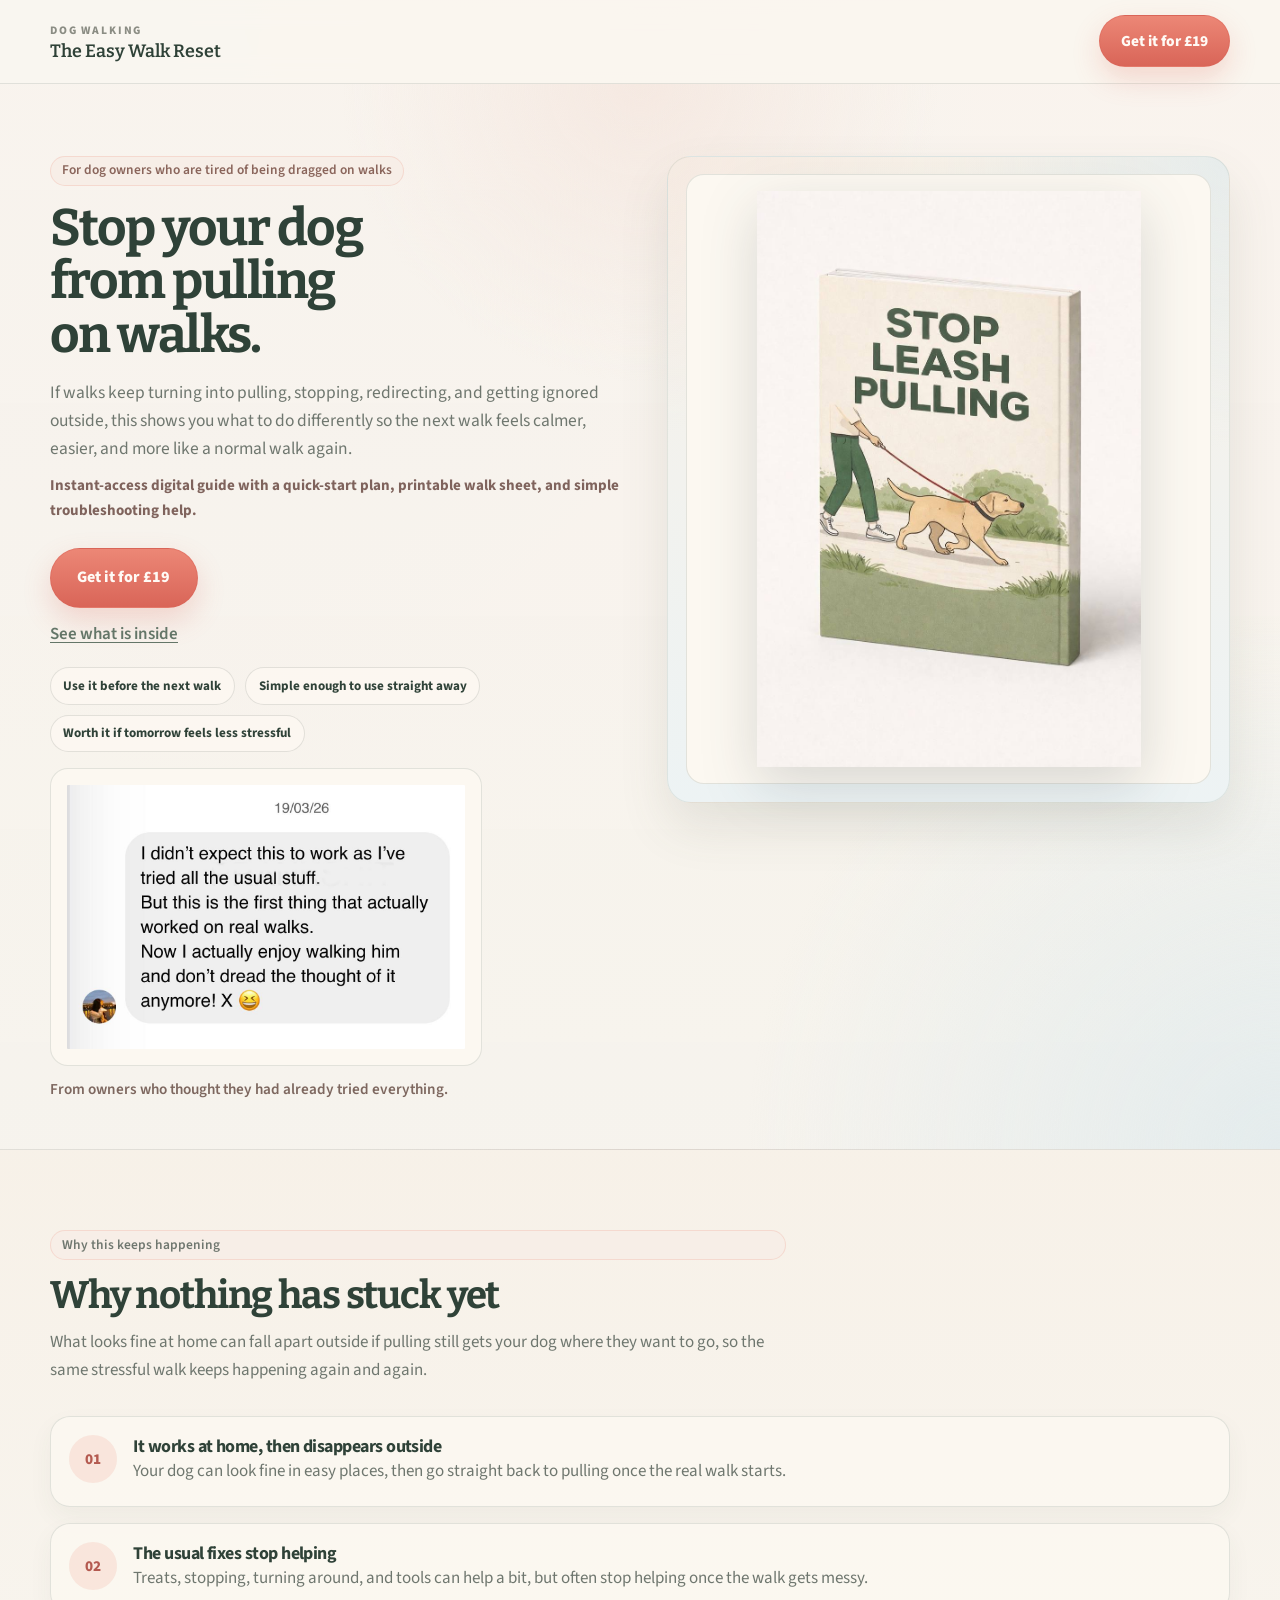
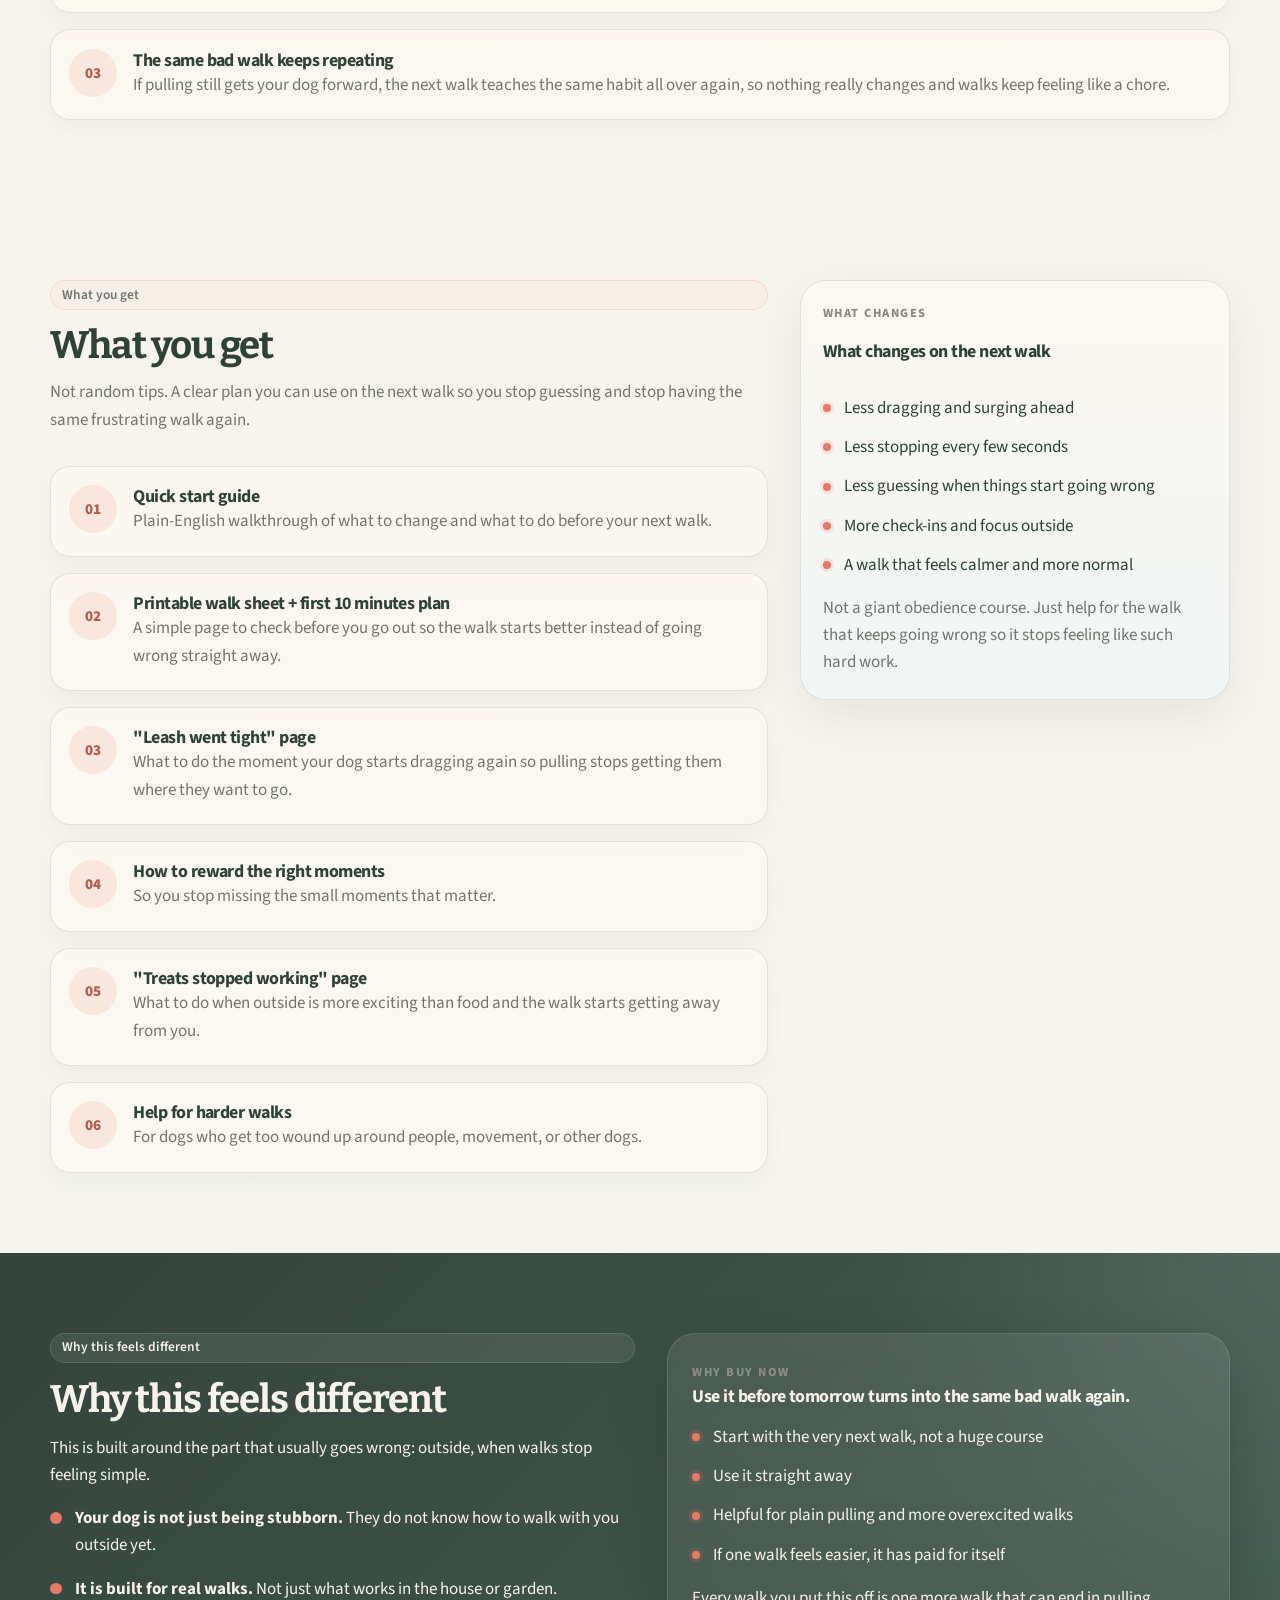
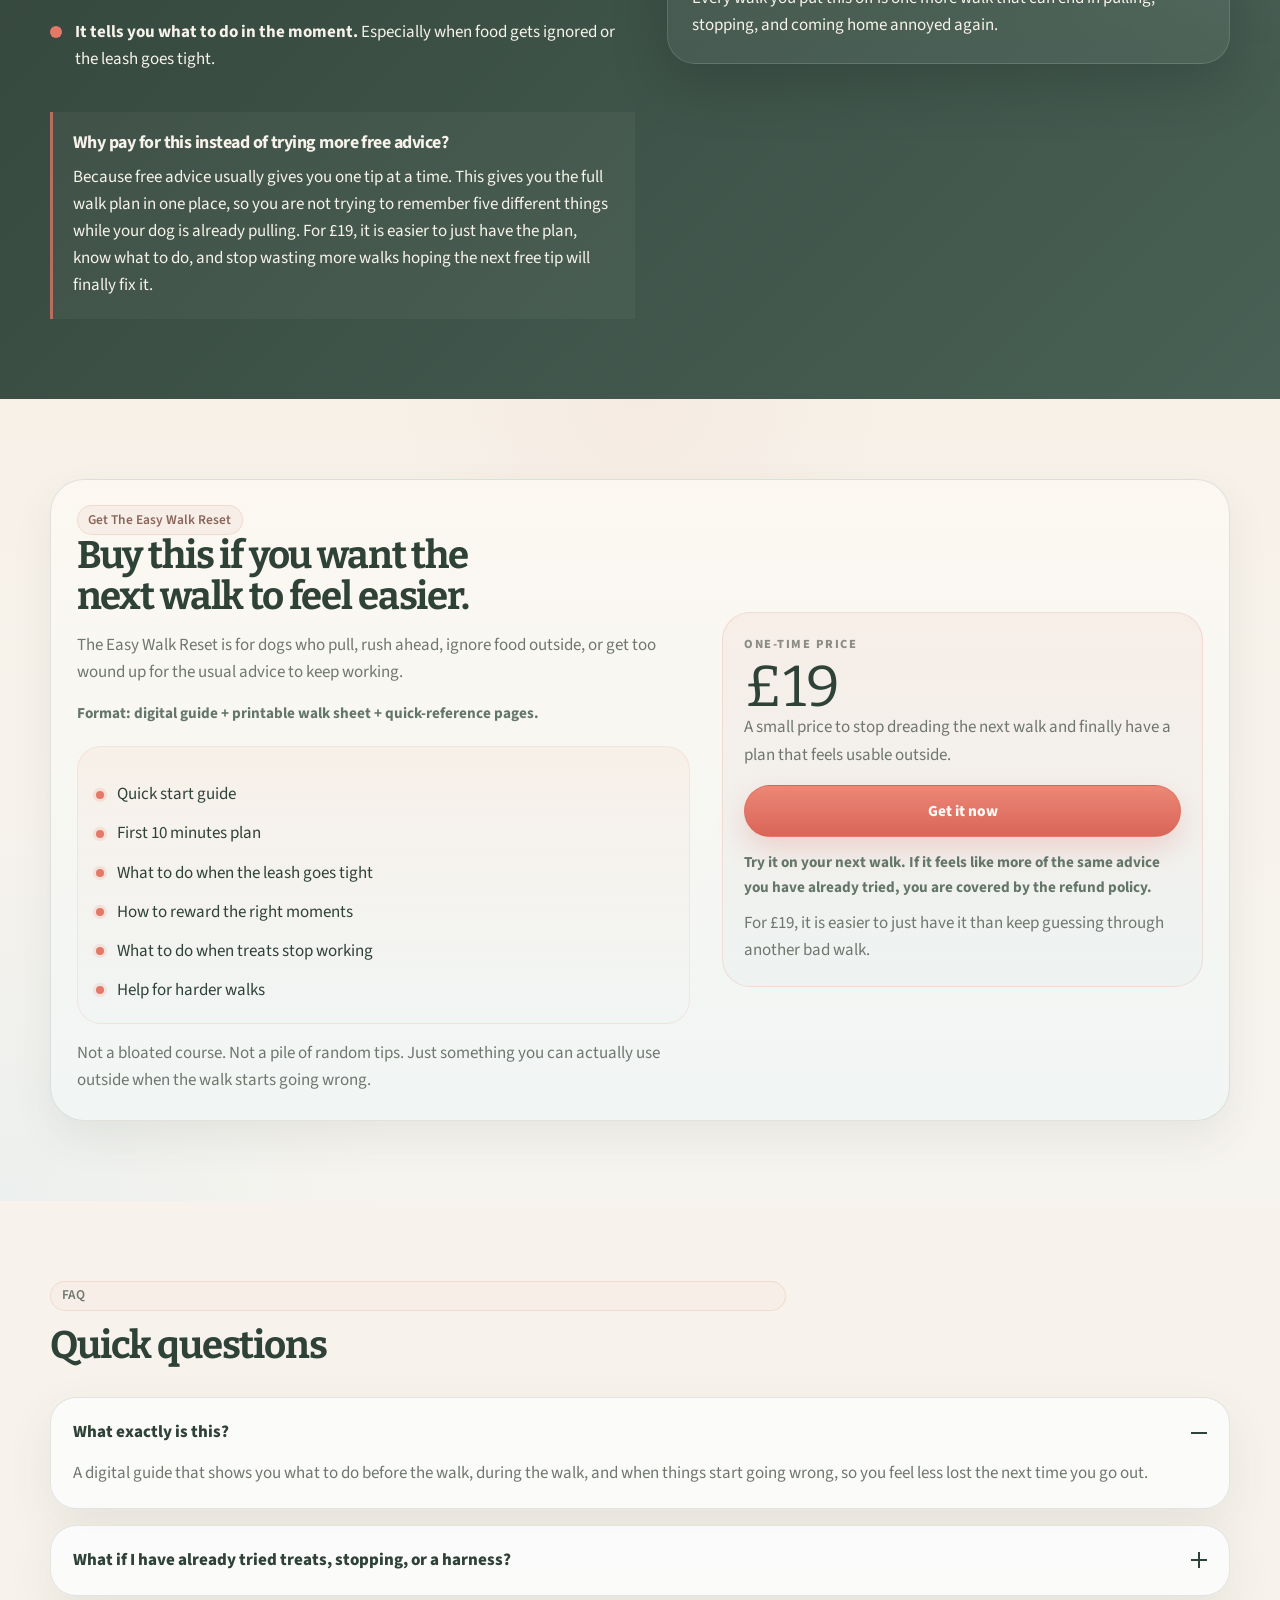
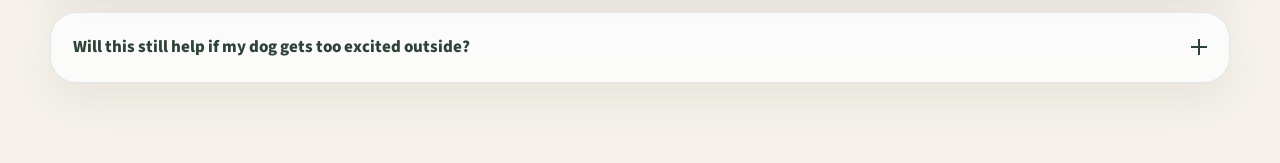
<file: index.html>
<!DOCTYPE html>
<html lang="en">
  <head>
    <meta charset="UTF-8" />
    <meta name="viewport" content="width=device-width, initial-scale=1.0" />
    <title>The Easy Walk Reset | Stop Dogs From Pulling on Walks</title>
    <meta
      name="description"
      content="A practical leash-pulling guide for dog owners who are tired of being dragged, ignored outside, and stuck with advice that falls apart on real walks."
    />
    <link rel="preconnect" href="https://fonts.googleapis.com" />
    <link rel="preconnect" href="https://fonts.gstatic.com" crossorigin />
    <link
      href="https://fonts.googleapis.com/css2?family=Bitter:wght@400;500;600;700&family=Source+Sans+3:wght@400;500;600;700&display=swap"
      rel="stylesheet"
    />
    <link rel="stylesheet" href="styles.css" />
    <!-- Meta Pixel Code -->
    <script>
      !function(f,b,e,v,n,t,s)
      {if(f.fbq)return;n=f.fbq=function(){n.callMethod?
      n.callMethod.apply(n,arguments):n.queue.push(arguments)};
      if(!f._fbq)f._fbq=n;n.push=n;n.loaded=!0;n.version='2.0';
      n.queue=[];t=b.createElement(e);t.async=!0;
      t.src=v;s=b.getElementsByTagName(e)[0];
      s.parentNode.insertBefore(t,s)}(window, document,'script',
      'https://connect.facebook.net/en_US/fbevents.js');
      fbq('init', '1686151149414910');
      fbq('track', 'PageView');
    </script>
    <!-- End Meta Pixel Code -->
  </head>
  <body>
    <noscript><img height="1" width="1" style="display:none"
      src="https://www.facebook.com/tr?id=1686151149414910&ev=PageView&noscript=1"
    /></noscript>
    <div class="site-shell">
      <header class="topbar">
        <div class="container topbar__inner">
          <a class="brand" href="#top">
            <span class="brand__kicker">Dog walking</span>
            <span class="brand__name">The Easy Walk Reset</span>
          </a>
          <a class="topbar__cta js-checkout-cta" href="https://buy.stripe.com/7sY14m3QDdwMauI59MbZe0z">Get it for &pound;19</a>
        </div>
      </header>

      <main id="top">
        <section class="hero">
          <div class="hero__backdrop" aria-hidden="true"></div>
          <div class="container hero__grid">
            <div class="hero__content">
              <div class="hero__intro-row">
                <p class="eyebrow">For dog owners who are tired of being dragged on walks</p>
              </div>
              <h1>Stop your dog from pulling on walks.</h1>
              <p class="hero__lede">
                If walks keep turning into pulling, stopping, redirecting, and getting ignored
                outside, this shows you what to do differently so the next walk feels calmer,
                easier, and more like a normal walk again.
              </p>
              <p class="hero__format-note">
                Instant-access digital guide with a quick-start plan, printable walk sheet, and
                simple troubleshooting help.
              </p>

              <div class="hero__actions">
                <a class="btn btn--primary btn--hero js-checkout-cta" href="https://buy.stripe.com/7sY14m3QDdwMauI59MbZe0z">Get it for &pound;19</a>
                <a class="hero__inline-link" href="#included">See what is inside</a>
              </div>

              <div class="trust-strip" aria-label="Quick reassurance points">
                <span>Use it before the next walk</span>
                <span>Simple enough to use straight away</span>
                <span>Worth it if tomorrow feels less stressful</span>
              </div>

              <div class="hero__testimonial">
                <img
                  class="hero__testimonial-image"
                  src="testimonial1.jpg"
                  alt="Customer message saying this was the first thing that worked on real walks."
                />
                <p class="hero__trust-line">
                  From owners who thought they had already tried everything.
                </p>
              </div>
            </div>

            <aside class="hero__visual" aria-label="Product preview">
              <div class="hero-panel">
                <div class="hero-panel__image hero-panel__image--placeholder">
                  <img
                    class="hero-product-image"
                    src="productimage.jpg"
                    alt="The Easy Walk Reset book cover"
                  />
                </div>
              </div>
            </aside>
          </div>
        </section>

        <section class="section section--warm problem">
          <div class="container">
            <div class="section-heading section-heading--left">
              <p class="eyebrow">Why this keeps happening</p>
              <h2>Why nothing has stuck yet</h2>
                <p>
                  What looks fine at home can fall apart outside if pulling still gets your dog where
                  they want to go, so the same stressful walk keeps happening again and again.
                </p>
            </div>

            <div class="plain-steps">
              <article class="plain-step">
                <span class="number-marker">01</span>
                <div>
                  <h3>It works at home, then disappears outside</h3>
                  <p>
                    Your dog can look fine in easy places, then go straight back to pulling once
                    the real walk starts.
                  </p>
                </div>
              </article>
              <article class="plain-step">
                <span class="number-marker">02</span>
                <div>
                  <h3>The usual fixes stop helping</h3>
                  <p>
                    Treats, stopping, turning around, and tools can help a bit, but often stop
                    helping once the walk gets messy.
                  </p>
                </div>
              </article>
              <article class="plain-step">
                <span class="number-marker">03</span>
                <div>
                  <h3>The same bad walk keeps repeating</h3>
                  <p>
                    If pulling still gets your dog forward, the next walk teaches the same habit
                    all over again, so nothing really changes and walks keep feeling like a chore.
                  </p>
                </div>
              </article>
            </div>
          </div>
        </section>

        <section class="section" id="included">
          <div class="container includes-layout">
            <div>
              <div class="section-heading section-heading--left">
                <p class="eyebrow">What you get</p>
                <h2>What you get</h2>
                <p>
                  Not random tips. A clear plan you can use on the next walk so you stop guessing
                  and stop having the same frustrating walk again.
                </p>
              </div>

              <div class="includes-list">
                <article class="include-row">
                  <span class="include-row__tag">01</span>
                  <div>
                    <h3>Quick start guide</h3>
                    <p>Plain-English walkthrough of what to change and what to do before your next walk.</p>
                  </div>
                </article>
                <article class="include-row">
                  <span class="include-row__tag">02</span>
                  <div>
                    <h3>Printable walk sheet + first 10 minutes plan</h3>
                    <p>A simple page to check before you go out so the walk starts better instead of going wrong straight away.</p>
                  </div>
                </article>
                <article class="include-row">
                  <span class="include-row__tag">03</span>
                  <div>
                    <h3>"Leash went tight" page</h3>
                    <p>What to do the moment your dog starts dragging again so pulling stops getting them where they want to go.</p>
                  </div>
                </article>
                <article class="include-row">
                  <span class="include-row__tag">04</span>
                  <div>
                    <h3>How to reward the right moments</h3>
                    <p>So you stop missing the small moments that matter.</p>
                  </div>
                </article>
                <article class="include-row">
                  <span class="include-row__tag">05</span>
                  <div>
                    <h3>"Treats stopped working" page</h3>
                    <p>What to do when outside is more exciting than food and the walk starts getting away from you.</p>
                  </div>
                </article>
                <article class="include-row">
                  <span class="include-row__tag">06</span>
                  <div>
                    <h3>Help for harder walks</h3>
                    <p>For dogs who get too wound up around people, movement, or other dogs.</p>
                  </div>
                </article>
              </div>
            </div>

            <aside class="snapshot-card">
              <span class="snapshot-card__label">What changes</span>
              <h3>What changes on the next walk</h3>
              <ul class="feature-list">
                <li>Less dragging and surging ahead</li>
                <li>Less stopping every few seconds</li>
                <li>Less guessing when things start going wrong</li>
                <li>More check-ins and focus outside</li>
                <li>A walk that feels calmer and more normal</li>
              </ul>
              <p class="proof-line">
                Not a giant obedience course. Just help for the walk that keeps going wrong so it
                stops feeling like such hard work.
              </p>
            </aside>
          </div>
        </section>

        <section class="section section--dark">
          <div class="container why-layout">
            <div class="why-copy">
              <p class="eyebrow eyebrow--dark">Why this feels different</p>
              <h2>Why this feels different</h2>
              <p>This is built around the part that usually goes wrong: outside, when walks stop feeling simple.</p>

              <div class="proof-list">
                <div class="proof-item">
                  <span class="proof-dot" aria-hidden="true"></span>
                  <p>
                    <strong>Your dog is not just being stubborn.</strong> They do not know how to
                    walk with you outside yet.
                  </p>
                </div>
                <div class="proof-item">
                  <span class="proof-dot" aria-hidden="true"></span>
                  <p>
                    <strong>It is built for real walks.</strong> Not just what works in the house
                    or garden.
                  </p>
                </div>
                <div class="proof-item">
                  <span class="proof-dot" aria-hidden="true"></span>
                  <p>
                    <strong>It tells you what to do in the moment.</strong> Especially when food
                    gets ignored or the leash goes tight.
                  </p>
                </div>
              </div>

              <div class="difference-callout">
                <h3>Why pay for this instead of trying more free advice?</h3>
                <p>
                  Because free advice usually gives you one tip at a time. This gives you the full
                  walk plan in one place, so you are not trying to remember five different things
                  while your dog is already pulling. For &pound;19, it is easier to just have the
                  plan, know what to do, and stop wasting more walks hoping the next free tip will
                  finally fix it.
                </p>
              </div>
            </div>

            <div class="trust-panel">
              <span class="snapshot-card__label">Why buy now</span>
              <h3>Use it before tomorrow turns into the same bad walk again.</h3>
              <ul class="mini-list">
                <li>Start with the very next walk, not a huge course</li>
                <li>Use it straight away</li>
                <li>Helpful for plain pulling and more overexcited walks</li>
                <li>If one walk feels easier, it has paid for itself</li>
              </ul>
              <p class="trust-panel__close">
                Every walk you put this off is one more walk that can end in pulling, stopping,
                and coming home annoyed again.
              </p>
            </div>
          </div>
        </section>

        <section class="section offer" id="offer">
          <div class="container">
            <div class="offer-card">
              <div class="offer-card__content">
                <p class="eyebrow">Get The Easy Walk Reset</p>
                <h2>Buy this if you want the next walk to feel easier.</h2>
                <p class="offer-card__summary">
                  The Easy Walk Reset is for dogs who pull, rush ahead, ignore food outside, or get
                  too wound up for the usual advice to keep working.
                </p>
                <p class="offer-card__format-line">
                  Format: digital guide + printable walk sheet + quick-reference pages.
                </p>

                <div class="offer-card__list-wrap">
                  <ul class="offer-list">
                    <li>Quick start guide</li>
                    <li>First 10 minutes plan</li>
                    <li>What to do when the leash goes tight</li>
                    <li>How to reward the right moments</li>
                    <li>What to do when treats stop working</li>
                    <li>Help for harder walks</li>
                  </ul>
                </div>

                <p class="offer-card__summary">
                  Not a bloated course. Not a pile of random tips. Just something you can actually
                  use outside when the walk starts going wrong.
                </p>
              </div>

              <div class="offer-card__checkout">
                <p class="offer-card__price-label">One-time price</p>
                <p class="offer-card__price">&pound;19</p>
                <p class="offer-card__meta">
                  A small price to stop dreading the next walk and finally have a plan that feels
                  usable outside.
                </p>
                <a class="btn btn--primary btn--full js-checkout-cta" href="https://buy.stripe.com/7sY14m3QDdwMauI59MbZe0z">Get it now</a>
                <p class="offer-card__guarantee">
                  Try it on your next walk. If it feels like more of the same advice you have
                  already tried, you are covered by the refund policy.
                </p>
                <p class="offer-card__microcopy">
                  For &pound;19, it is easier to just have it than keep guessing through another bad
                  walk.
                </p>
              </div>
            </div>
          </div>
        </section>

        <section class="section faq-section">
          <div class="container">
            <div class="section-heading section-heading--left faq-section__intro">
              <p class="eyebrow">FAQ</p>
              <h2>Quick questions</h2>
            </div>

            <div class="faq">
              <article class="faq-item">
                <button class="faq-item__trigger" type="button" aria-expanded="true">
                  <span>What exactly is this?</span>
                  <span class="faq-item__plus" aria-hidden="true"></span>
                </button>
                <div class="faq-item__content">
                  <p>
                    A digital guide that shows you what to do before the walk, during the walk, and
                    when things start going wrong, so you feel less lost the next time you go out.
                  </p>
                </div>
              </article>
              <article class="faq-item">
                <button class="faq-item__trigger" type="button" aria-expanded="false">
                  <span>What if I have already tried treats, stopping, or a harness?</span>
                  <span class="faq-item__plus" aria-hidden="true"></span>
                </button>
                <div class="faq-item__content" hidden>
                  <p>
                    Then this is probably for you. It shows why those things help a bit but do not
                    really fix it outside.
                  </p>
                </div>
              </article>
              <article class="faq-item">
                <button class="faq-item__trigger" type="button" aria-expanded="false">
                  <span>Will this still help if my dog gets too excited outside?</span>
                  <span class="faq-item__plus" aria-hidden="true"></span>
                </button>
                <div class="faq-item__content" hidden>
                  <p>
                    Yes. It covers dogs who get too excited outside, ignore treats, or get wound up
                    fast around distractions.
                  </p>
                </div>
              </article>
            </div>
          </div>
        </section>
      </main>
    </div>

    <script>
      const checkoutButtons = document.querySelectorAll(".js-checkout-cta");
      const faqButtons = document.querySelectorAll(".faq-item__trigger");

      checkoutButtons.forEach((button) => {
        button.addEventListener("click", () => {
          if (typeof fbq === "function") {
            fbq("track", "InitiateCheckout");
          }
        });
      });

      faqButtons.forEach((button) => {
        button.addEventListener("click", () => {
          const expanded = button.getAttribute("aria-expanded") === "true";
          const content = button.nextElementSibling;

          button.setAttribute("aria-expanded", String(!expanded));
          content.hidden = expanded;
        });
      });
    </script>
  </body>
</html>
</file>
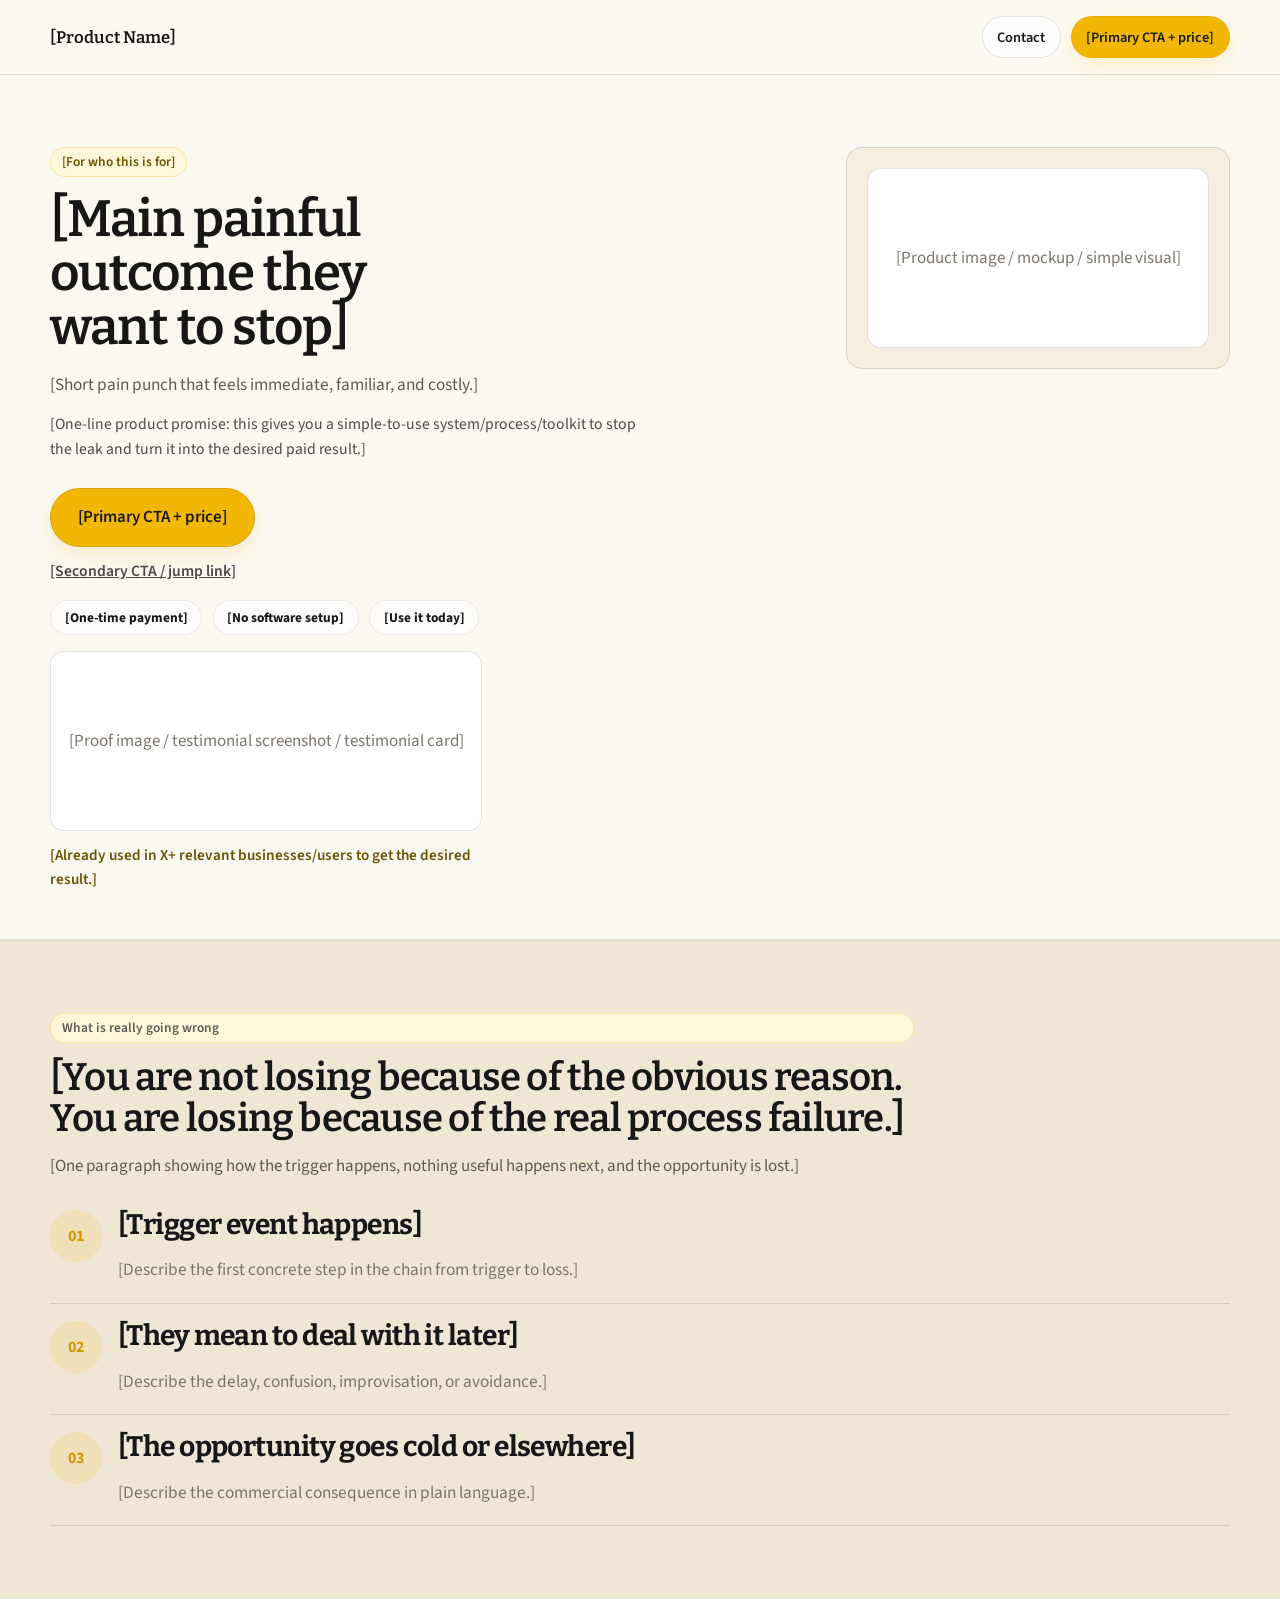
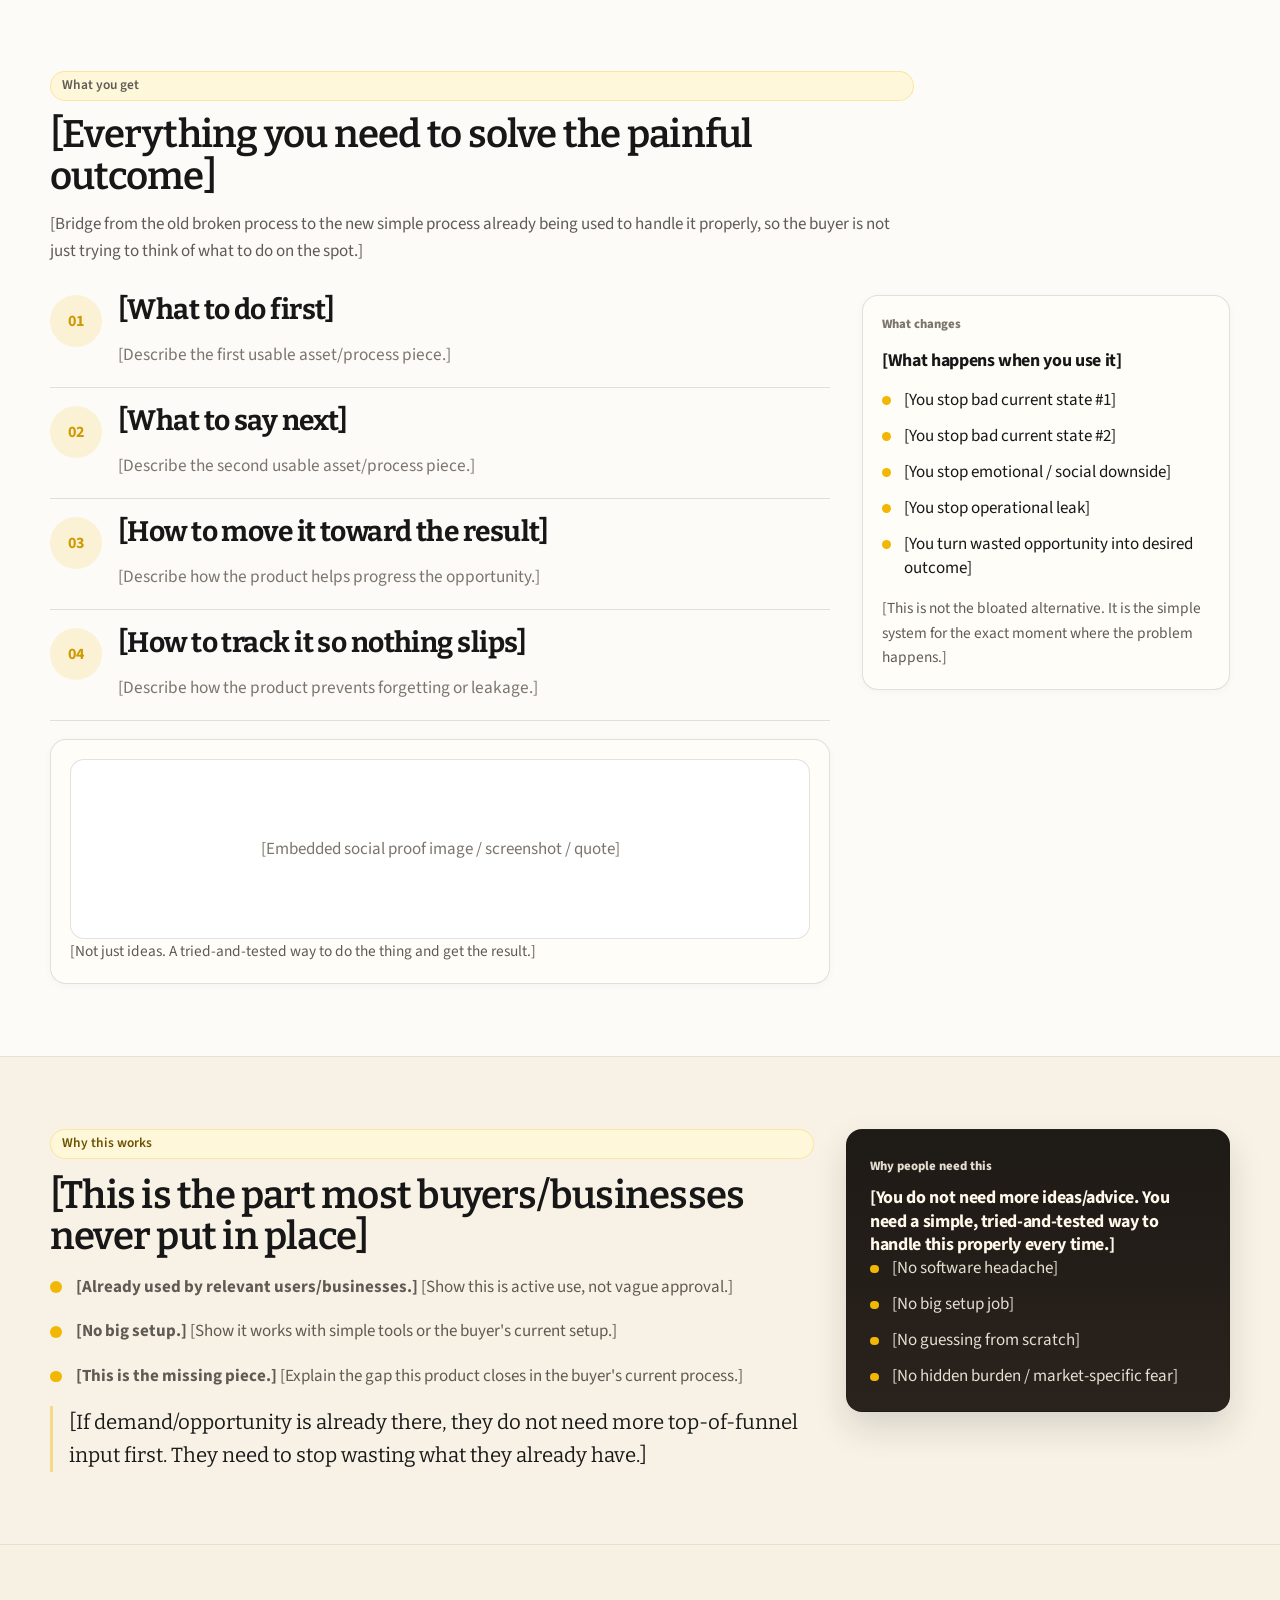
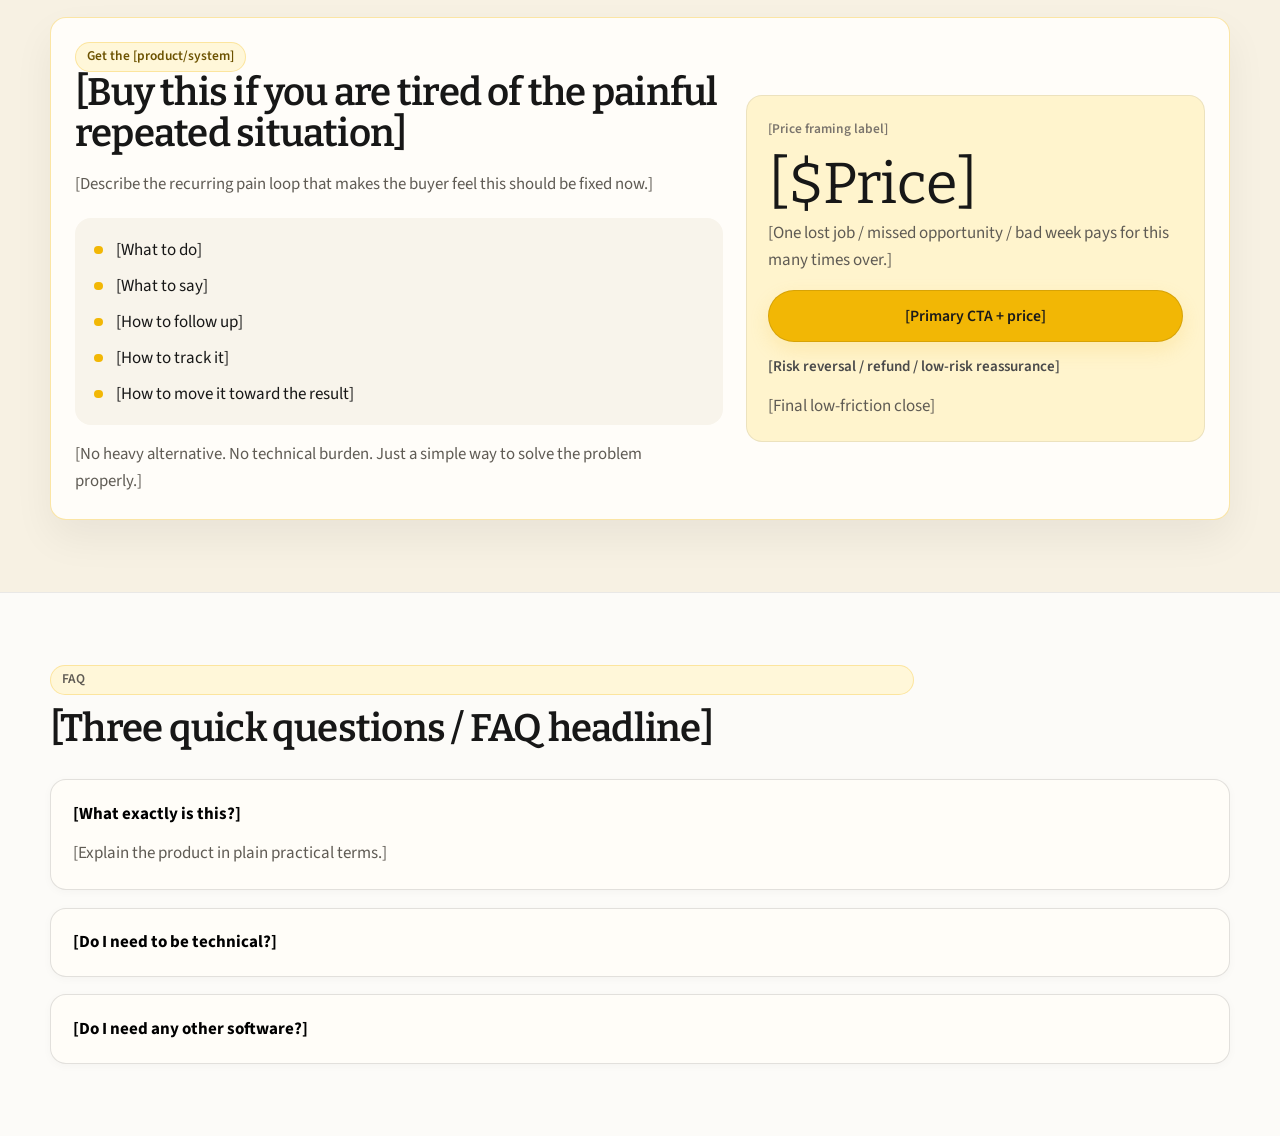
<file: proof-led-low-ticket-landing-page-framework/index.html>
<!DOCTYPE html>
<html lang="en">
  <head>
    <meta charset="UTF-8" />
    <meta name="viewport" content="width=device-width, initial-scale=1.0" />
    <title>[Product Name] | Proof-Led Low-Ticket Landing Page Framework</title>
    <meta
      name="description"
      content="[One-sentence description of what the product helps the buyer stop losing, missing, or wasting.]"
    />
    <link rel="preconnect" href="https://fonts.googleapis.com" />
    <link rel="preconnect" href="https://fonts.gstatic.com" crossorigin />
    <link
      href="https://fonts.googleapis.com/css2?family=Bitter:wght@400;500;600;700&family=Source+Sans+3:wght@400;500;600;700&display=swap"
      rel="stylesheet"
    />
    <link rel="stylesheet" href="styles.css" />
  </head>
  <body>
    <div class="site-shell">
      <header class="topbar">
        <div class="container topbar__inner">
          <a class="brand" href="#top">
            <span class="brand__full">[Product Name]</span>
            <span class="brand__short">[Short Product Name]</span>
          </a>
          <div class="topbar__actions">
            <a class="topbar__contact" href="[contact-link]">Contact</a>
            <a class="topbar__cta" href="#offer">[Primary CTA + price]</a>
          </div>
        </div>
      </header>

      <main id="top">
        <section class="hero">
          <div class="container hero__grid">
            <div class="hero__content">
              <div class="hero__intro-row">
                <p class="eyebrow">[For who this is for]</p>
              </div>
              <h1>[Main painful outcome they want to stop]</h1>
              <p class="hero__lede">[Short pain punch that feels immediate, familiar, and costly.]</p>
              <p class="hero__format">
                [One-line product promise: this gives you a simple-to-use system/process/toolkit to
                stop the leak and turn it into the desired paid result.]
              </p>

              <div class="hero__actions">
                <a class="btn btn--primary btn--hero" href="#offer">[Primary CTA + price]</a>
                <a class="hero__inline-link" href="#included">[Secondary CTA / jump link]</a>
              </div>

              <div class="trust-strip" aria-label="Quick reassurance points">
                <span>[One-time payment]</span>
                <span>[No software setup]</span>
                <span>[Use it today]</span>
              </div>

              <div class="hero__testimonial">
                <div class="hero__testimonial-image hero__testimonial-image--placeholder">
                  [Proof image / testimonial screenshot / testimonial card]
                </div>
                <p class="hero__trust-line">
                  [Already used in X+ relevant businesses/users to get the desired result.]
                </p>
              </div>
            </div>

            <aside class="hero__visual" aria-label="Product preview">
              <div class="hero-panel">
                <div class="hero-panel__image hero-panel__image--placeholder">
                  [Product image / mockup / simple visual]
                </div>
              </div>
            </aside>
          </div>
        </section>

        <section class="section problem">
          <div class="container">
            <div class="section-heading section-heading--left problem__intro">
              <p class="eyebrow">What is really going wrong</p>
              <h2>[You are not losing because of the obvious reason. You are losing because of the real process failure.]</h2>
              <p>[One paragraph showing how the trigger happens, nothing useful happens next, and the opportunity is lost.]</p>
            </div>

            <div class="plain-steps">
              <article class="plain-step">
                <span class="number-marker">01</span>
                <div>
                  <h3>[Trigger event happens]</h3>
                  <p>[Describe the first concrete step in the chain from trigger to loss.]</p>
                </div>
              </article>
              <article class="plain-step">
                <span class="number-marker">02</span>
                <div>
                  <h3>[They mean to deal with it later]</h3>
                  <p>[Describe the delay, confusion, improvisation, or avoidance.]</p>
                </div>
              </article>
              <article class="plain-step">
                <span class="number-marker">03</span>
                <div>
                  <h3>[The opportunity goes cold or elsewhere]</h3>
                  <p>[Describe the commercial consequence in plain language.]</p>
                </div>
              </article>
            </div>
          </div>
        </section>

        <section class="section tasks" id="included">
          <div class="container">
            <div class="section-heading section-heading--left max-read">
              <p class="eyebrow">What you get</p>
              <h2>[Everything you need to solve the painful outcome]</h2>
              <p>
                [Bridge from the old broken process to the new simple process already being used to
                handle it properly, so the buyer is not just trying to think of what to do on the
                spot.]
              </p>
            </div>

            <div class="includes-layout">
              <div class="includes-list">
                <article class="include-row">
                  <span class="include-row__tag">01</span>
                  <div>
                    <h3>[What to do first]</h3>
                    <p>[Describe the first usable asset/process piece.]</p>
                  </div>
                </article>
                <article class="include-row">
                  <span class="include-row__tag">02</span>
                  <div>
                    <h3>[What to say next]</h3>
                    <p>[Describe the second usable asset/process piece.]</p>
                  </div>
                </article>
                <article class="include-row">
                  <span class="include-row__tag">03</span>
                  <div>
                    <h3>[How to move it toward the result]</h3>
                    <p>[Describe how the product helps progress the opportunity.]</p>
                  </div>
                </article>
                <article class="include-row">
                  <span class="include-row__tag">04</span>
                  <div>
                    <h3>[How to track it so nothing slips]</h3>
                    <p>[Describe how the product prevents forgetting or leakage.]</p>
                  </div>
                </article>

                <div class="social-proof__panel includes-proof">
                  <div class="social-proof__image social-proof__image--placeholder">
                    [Embedded social proof image / screenshot / quote]
                  </div>
                  <p class="proof-line">
                    [Not just ideas. A tried-and-tested way to do the thing and get the result.]
                  </p>
                </div>
              </div>

              <aside class="snapshot-card">
                <span class="snapshot-card__label">What changes</span>
                <h3>[What happens when you use it]</h3>
                <ul class="feature-list feature-list--tight">
                  <li>[You stop bad current state #1]</li>
                  <li>[You stop bad current state #2]</li>
                  <li>[You stop emotional / social downside]</li>
                  <li>[You stop operational leak]</li>
                  <li>[You turn wasted opportunity into desired outcome]</li>
                </ul>
                <p class="proof-line">
                  [This is not the bloated alternative. It is the simple system for the exact
                  moment where the problem happens.]
                </p>
              </aside>
            </div>
          </div>
        </section>

        <section class="section trust-block" id="founder">
          <div class="container trust-layout">
            <div class="trust-copy">
              <p class="eyebrow">Why this works</p>
              <h2>[This is the part most buyers/businesses never put in place]</h2>

              <div class="proof-list">
                <div class="proof-item">
                  <span class="proof-dot" aria-hidden="true"></span>
                  <p><strong>[Already used by relevant users/businesses.]</strong> [Show this is active use, not vague approval.]</p>
                </div>
                <div class="proof-item">
                  <span class="proof-dot" aria-hidden="true"></span>
                  <p><strong>[No big setup.]</strong> [Show it works with simple tools or the buyer's current setup.]</p>
                </div>
                <div class="proof-item">
                  <span class="proof-dot" aria-hidden="true"></span>
                  <p><strong>[This is the missing piece.]</strong> [Explain the gap this product closes in the buyer's current process.]</p>
                </div>
              </div>

              <p class="pull-quote">
                [If demand/opportunity is already there, they do not need more top-of-funnel input
                first. They need to stop wasting what they already have.]
              </p>
            </div>

            <div class="trust-visual__media">
              <div class="trust-panel">
                <span class="snapshot-card__label">Why people need this</span>
                <h3>[You do not need more ideas/advice. You need a simple, tried-and-tested way to handle this properly every time.]</h3>
                <ul class="mini-list">
                  <li>[No software headache]</li>
                  <li>[No big setup job]</li>
                  <li>[No guessing from scratch]</li>
                  <li>[No hidden burden / market-specific fear]</li>
                </ul>
              </div>
            </div>
          </div>
        </section>

        <section class="section offer" id="offer">
          <div class="container">
            <div class="offer-card">
              <div class="offer-card__content">
                <p class="eyebrow">Get the [product/system]</p>
                <h2>[Buy this if you are tired of the painful repeated situation]</h2>
                <p class="offer-card__summary">
                  [Describe the recurring pain loop that makes the buyer feel this should be fixed
                  now.]
                </p>

                <div class="offer-card__list-wrap">
                  <ul class="offer-list">
                    <li>[What to do]</li>
                    <li>[What to say]</li>
                    <li>[How to follow up]</li>
                    <li>[How to track it]</li>
                    <li>[How to move it toward the result]</li>
                  </ul>
                </div>

                <p class="offer-card__summary">
                  [No heavy alternative. No technical burden. Just a simple way to solve the
                  problem properly.]
                </p>
              </div>

              <div class="offer-card__checkout">
                <p class="offer-card__price-label">[Price framing label]</p>
                <p class="offer-card__price">[$Price]</p>
                <p class="offer-card__meta">[One lost job / missed opportunity / bad week pays for this many times over.]</p>
                <a class="btn btn--primary btn--full" href="[checkout-link]">[Primary CTA + price]</a>
                <p class="offer-card__guarantee">[Risk reversal / refund / low-risk reassurance]</p>
                <p class="offer-card__microcopy">[Final low-friction close]</p>
              </div>
            </div>
          </div>
        </section>

        <section class="section faq-section">
          <div class="container">
            <div class="section-heading section-heading--left faq-section__intro">
              <p class="eyebrow">FAQ</p>
              <h2>[Three quick questions / FAQ headline]</h2>
            </div>

            <div class="faq">
              <article class="faq-item">
                <button class="faq-item__trigger" type="button" aria-expanded="true">
                  <span>[What exactly is this?]</span>
                  <span class="faq-item__plus" aria-hidden="true"></span>
                </button>
                <div class="faq-item__content">
                  <p>[Explain the product in plain practical terms.]</p>
                </div>
              </article>
              <article class="faq-item">
                <button class="faq-item__trigger" type="button" aria-expanded="false">
                  <span>[Do I need to be technical?]</span>
                  <span class="faq-item__plus" aria-hidden="true"></span>
                </button>
                <div class="faq-item__content" hidden>
                  <p>[Reassure simplicity and usability.]</p>
                </div>
              </article>
              <article class="faq-item">
                <button class="faq-item__trigger" type="button" aria-expanded="false">
                  <span>[Do I need any other software?]</span>
                  <span class="faq-item__plus" aria-hidden="true"></span>
                </button>
                <div class="faq-item__content" hidden>
                  <p>[Reassure minimal setup and compatibility with current tools.]</p>
                </div>
              </article>
            </div>
          </div>
        </section>
      </main>
    </div>
  </body>
</html>
</file>
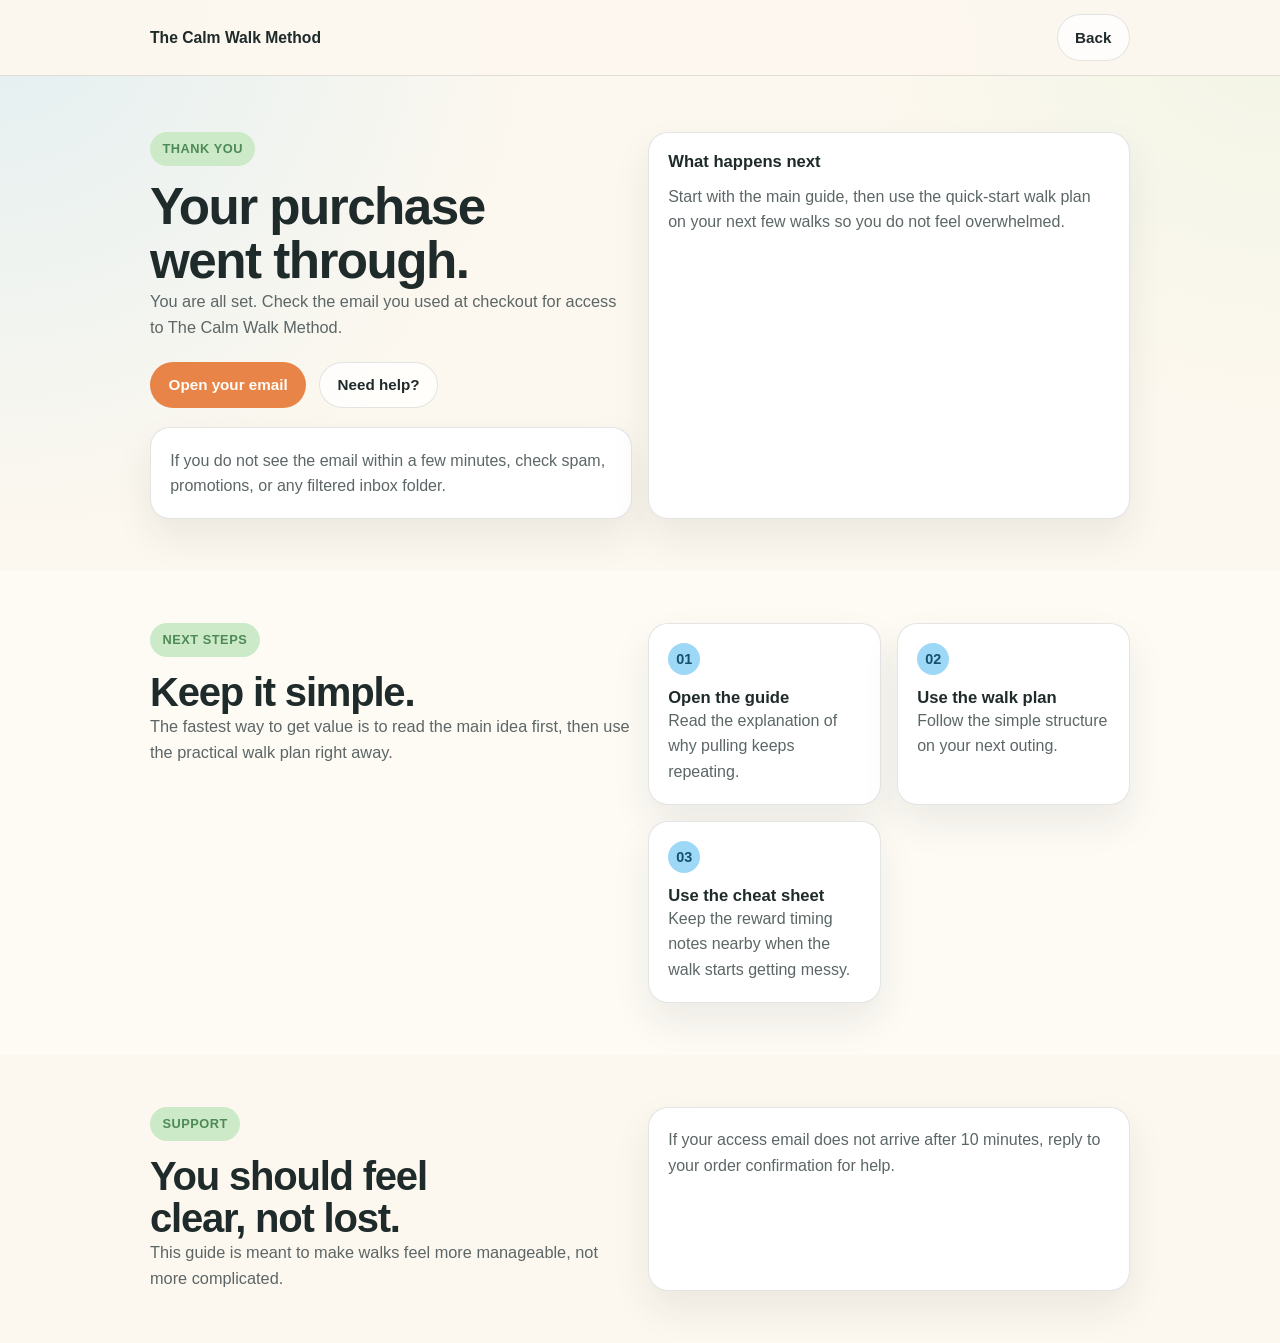
<file: thank-you.html>
<!DOCTYPE html>
<html lang="en">
  <head>
    <meta charset="UTF-8" />
    <meta name="viewport" content="width=device-width, initial-scale=1.0" />
    <title>Thank You | The Calm Walk Method</title>
    <meta
      name="description"
      content="Thank-you page for The Calm Walk Method with clear next steps and access guidance."
    />
    <!-- Meta Pixel Code -->
    <script>
      !function(f,b,e,v,n,t,s)
      {if(f.fbq)return;n=f.fbq=function(){n.callMethod?
      n.callMethod.apply(n,arguments):n.queue.push(arguments)};
      if(!f._fbq)f._fbq=n;n.push=n;n.loaded=!0;n.version='2.0';
      n.queue=[];t=b.createElement(e);t.async=!0;
      t.src=v;s=b.getElementsByTagName(e)[0];
      s.parentNode.insertBefore(t,s)}(window, document,'script',
      'https://connect.facebook.net/en_US/fbevents.js');
      fbq('init', '1686151149414910');
      fbq('track', 'PageView');
      fbq('track', 'Purchase', {currency: 'GBP', value: 19.00});
    </script>
    <!-- End Meta Pixel Code -->
    <style>
      :root {
        --bg: #fdf8ef;
        --panel: #ffffff;
        --text: #1f2a2a;
        --muted: #5c6666;
        --line: rgba(31, 42, 42, 0.12);
        --blue: #9ed8f7;
        --green: #cdeac8;
        --green-deep: #4d8a57;
        --peach-deep: #e88447;
        --radius: 20px;
        --shadow: 0 18px 38px rgba(31, 42, 42, 0.08);
      }

      * {
        box-sizing: border-box;
      }

      body {
        margin: 0;
        font-family: "Aptos", "Segoe UI", sans-serif;
        color: var(--text);
        background:
          radial-gradient(circle at top left, rgba(158, 216, 247, 0.28), transparent 30%),
          radial-gradient(circle at top right, rgba(205, 234, 200, 0.24), transparent 24%),
          var(--bg);
      }

      a {
        color: inherit;
        text-decoration: none;
      }

      h1,
      h2,
      h3,
      p {
        margin: 0;
      }

      .container {
        width: min(calc(100% - 1.5rem), 980px);
        margin: 0 auto;
      }

      .topbar {
        border-bottom: 1px solid var(--line);
        background: rgba(253, 248, 239, 0.92);
      }

      .topbar__inner {
        display: flex;
        align-items: center;
        justify-content: space-between;
        gap: 1rem;
        padding: 0.9rem 0;
      }

      .brand {
        font-size: 0.98rem;
        font-weight: 800;
      }

      .topbar__link,
      .btn {
        display: inline-flex;
        align-items: center;
        justify-content: center;
        min-height: 2.9rem;
        padding: 0.8rem 1.1rem;
        border-radius: 999px;
        font-size: 0.95rem;
        font-weight: 800;
      }

      .topbar__link {
        border: 1px solid var(--line);
        background: rgba(255, 255, 255, 0.76);
      }

      .btn {
        border: 1px solid rgba(232, 132, 71, 0.22);
        background: var(--peach-deep);
        color: #fffdfa;
      }

      .hero,
      .section {
        padding: 3.25rem 0;
      }

      .hero {
        padding-top: 3.5rem;
      }

      .grid,
      .steps {
        display: grid;
        gap: 1rem;
      }

      .eyebrow {
        display: inline-flex;
        margin-bottom: 0.9rem;
        padding: 0.42rem 0.78rem;
        border-radius: 999px;
        background: var(--green);
        color: var(--green-deep);
        font-size: 0.8rem;
        font-weight: 800;
        text-transform: uppercase;
        letter-spacing: 0.04em;
      }

      h1,
      h2 {
        font-family: "Trebuchet MS", "Aptos", sans-serif;
        line-height: 1.05;
        letter-spacing: -0.03em;
      }

      h1 {
        max-width: 12ch;
        font-size: clamp(2rem, 5vw, 3.2rem);
      }

      h2 {
        max-width: 14ch;
        font-size: clamp(1.7rem, 4vw, 2.5rem);
      }

      h3 {
        font-size: 1.04rem;
      }

      p {
        font-size: 1rem;
        line-height: 1.6;
        color: var(--muted);
      }

      .hero__lede,
      .section__lede {
        max-width: 40rem;
        font-size: 1.02rem;
      }

      .panel,
      .card,
      .note {
        border: 1px solid var(--line);
        border-radius: var(--radius);
        background: var(--panel);
        box-shadow: var(--shadow);
      }

      .hero-panel,
      .card,
      .note {
        padding: 1.2rem;
      }

      .cta-row {
        display: flex;
        flex-wrap: wrap;
        gap: 0.8rem;
        margin-top: 1.35rem;
      }

      .section:nth-of-type(even) {
        background: rgba(255, 255, 255, 0.34);
      }

      .step-number {
        display: inline-flex;
        align-items: center;
        justify-content: center;
        width: 2rem;
        height: 2rem;
        margin-bottom: 0.8rem;
        border-radius: 999px;
        background: var(--blue);
        color: #15506f;
        font-size: 0.9rem;
        font-weight: 800;
      }

      @media (min-width: 760px) {
        .container {
          width: min(calc(100% - 2.5rem), 980px);
        }

        .grid,
        .steps {
          grid-template-columns: repeat(2, minmax(0, 1fr));
        }
      }

      @media (max-width: 759px) {
        .topbar__inner {
          flex-wrap: wrap;
        }
      }
    </style>
  </head>
  <body>
    <noscript><img height="1" width="1" style="display:none"
      src="https://www.facebook.com/tr?id=1686151149414910&ev=PageView&noscript=1"
    /></noscript>
    <header class="topbar">
      <div class="container topbar__inner">
        <div class="brand">The Calm Walk Method</div>
        <a class="topbar__link" href="index.html">Back</a>
      </div>
    </header>

    <main>
      <section class="hero">
        <div class="container grid">
          <div>
            <p class="eyebrow">Thank you</p>
            <h1>Your purchase went through.</h1>
            <p class="hero__lede">
              You are all set. Check the email you used at checkout for access to The Calm Walk Method.
            </p>

            <div class="cta-row">
              <a class="btn" href="#">Open your email</a>
              <a class="topbar__link" href="index.html#faq">Need help?</a>
            </div>

            <div class="note" style="margin-top: 1.2rem;">
              <p>If you do not see the email within a few minutes, check spam, promotions, or any filtered inbox folder.</p>
            </div>
          </div>

          <div class="hero-panel panel">
            <h3>What happens next</h3>
            <p style="margin-top: 0.7rem;">
              Start with the main guide, then use the quick-start walk plan on your next few walks so you do not feel overwhelmed.
            </p>
          </div>
        </div>
      </section>

      <section class="section">
        <div class="container grid">
          <div>
            <p class="eyebrow">Next steps</p>
            <h2>Keep it simple.</h2>
            <p class="section__lede">
              The fastest way to get value is to read the main idea first, then use the practical walk plan right away.
            </p>
          </div>

          <div class="steps">
            <article class="card">
              <div class="step-number">01</div>
              <h3>Open the guide</h3>
              <p>Read the explanation of why pulling keeps repeating.</p>
            </article>
            <article class="card">
              <div class="step-number">02</div>
              <h3>Use the walk plan</h3>
              <p>Follow the simple structure on your next outing.</p>
            </article>
            <article class="card">
              <div class="step-number">03</div>
              <h3>Use the cheat sheet</h3>
              <p>Keep the reward timing notes nearby when the walk starts getting messy.</p>
            </article>
          </div>
        </div>
      </section>

      <section class="section">
        <div class="container grid">
          <div>
            <p class="eyebrow">Support</p>
            <h2>You should feel clear, not lost.</h2>
            <p class="section__lede">
              This guide is meant to make walks feel more manageable, not more complicated.
            </p>
          </div>

          <div class="note">
            <p>If your access email does not arrive after 10 minutes, reply to your order confirmation for help.</p>
          </div>
        </div>
      </section>
    </main>
  </body>
</html>
</file>
<file: styles.css>
:root {
  --color-primary: #e67867;
  --color-primary-deep: #d96558;
  --color-secondary: #2f4238;
  --color-secondary-soft: #647668;
  --color-accent: #2f4238;
  --color-muted: #6f776f;
  --color-text-soft: #8b8d84;
  --color-paper: #fcf8f1;
  --color-paper-soft: #f7f1e8;
  --color-sky-wash: #edf3f4;
  --color-sky-deep: #dfeaed;
  --color-line: rgba(111, 119, 111, 0.18);
  --color-panel: #ffffff;
  --color-border: rgba(47, 66, 56, 0.12);
  --color-border-strong: rgba(47, 66, 56, 0.2);
  --shadow-soft: 0 18px 48px rgba(67, 73, 60, 0.09);
  --shadow-deep: 0 18px 40px rgba(67, 73, 60, 0.08);
  --shadow-glow: 0 8px 20px rgba(230, 120, 103, 0.18);
  --radius-panel: 28px;
  --radius-pill: 999px;
  --container-width: 1180px;
}

*,
*::before,
*::after {
  box-sizing: border-box;
}

html {
  scroll-behavior: smooth;
}

body {
  margin: 0;
  min-width: 320px;
  font-family: "Source Sans 3", sans-serif;
  font-size: 17px;
  line-height: 1.6;
  color: var(--color-accent);
  background:
    radial-gradient(circle at top left, rgba(223, 234, 237, 0.74), transparent 22%),
    radial-gradient(circle at top center, rgba(244, 227, 220, 0.64), transparent 28%),
    linear-gradient(180deg, #f6f0e8 0%, #f7f4ee 48%, #f0f5f5 100%);
}

img {
  display: block;
  max-width: 100%;
}

a {
  color: inherit;
  text-decoration: none;
}

button {
  font: inherit;
}

.site-shell {
  overflow: clip;
}

.container {
  width: min(calc(100% - 2rem), var(--container-width));
  margin: 0 auto;
}

.topbar {
  position: sticky;
  top: 0;
  z-index: 30;
  backdrop-filter: blur(12px);
  background: rgba(250, 246, 240, 0.96);
  border-bottom: 1px solid var(--color-border);
}

.topbar__inner {
  display: flex;
  align-items: center;
  justify-content: space-between;
  gap: 1rem;
  padding: 0.95rem 0;
}

.brand {
  display: grid;
  gap: 0.12rem;
  min-width: 0;
}

.brand__kicker {
  font-size: 0.72rem;
  font-weight: 800;
  letter-spacing: 0.16em;
  text-transform: uppercase;
  color: var(--color-text-soft);
}

.brand__name {
  font-family: "Bitter", serif;
  font-size: 1.12rem;
  font-weight: 600;
  line-height: 1.05;
}

.topbar__cta,
.btn {
  display: inline-flex;
  align-items: center;
  justify-content: center;
  min-height: 3rem;
  border-radius: var(--radius-pill);
  font-size: 0.96rem;
  font-weight: 800;
  transition: transform 180ms ease, box-shadow 180ms ease, background-color 180ms ease, border-color 180ms ease;
}

.topbar__cta,
.btn--primary {
  padding: 0.8rem 1.3rem;
  color: #fffaf5;
  background: linear-gradient(180deg, #ec8776 0%, var(--color-primary-deep) 100%);
  border: 1px solid rgba(217, 101, 88, 0.42);
  box-shadow: 0 12px 28px rgba(217, 101, 88, 0.22);
}

.topbar__cta:hover,
.btn--primary:hover {
  transform: translateY(-1px);
  box-shadow: 0 16px 30px rgba(217, 101, 88, 0.28);
}

.hero {
  padding: 4.5rem 0 3rem;
  background:
    radial-gradient(circle at top center, rgba(244, 229, 221, 0.72), transparent 24%),
    radial-gradient(circle at bottom right, rgba(223, 234, 237, 0.78), transparent 32%),
    linear-gradient(180deg, rgba(249, 244, 238, 0.96), rgba(246, 243, 237, 0.98));
  border-bottom: 1px solid var(--color-border);
}

.hero__backdrop {
  display: none;
}

.hero__grid,
.includes-layout,
.why-layout,
.offer-card {
  display: grid;
  gap: 2rem;
}

.hero__grid {
  align-items: start;
  padding: 0;
  border: 0;
  border-radius: 0;
  background: transparent;
  box-shadow: none;
}

.hero__content {
  max-width: 42rem;
}

.hero__intro-row {
  margin-bottom: 1rem;
}

.eyebrow {
  display: inline-flex;
  align-items: center;
  margin: 0;
  padding: 0.35rem 0.68rem;
  border-radius: var(--radius-pill);
  border: 1px solid rgba(230, 120, 103, 0.18);
  background: #f7eee7;
  font-size: 0.84rem;
  font-weight: 600;
  line-height: 1.25;
  color: #8a655b;
}

.eyebrow--dark {
  background: rgba(255, 255, 255, 0.08);
  border-color: rgba(255, 255, 255, 0.12);
  color: rgba(246, 241, 232, 0.82);
}

h1,
h2,
h3 {
  margin: 0;
  letter-spacing: -0.03em;
}

h1,
h2 {
  font-family: "Bitter", serif;
  line-height: 1.05;
}

h1 {
  max-width: 13ch;
  font-size: clamp(2.3rem, 4vw, 3.85rem);
  color: var(--color-accent);
  text-wrap: balance;
}

h2 {
  font-size: clamp(1.75rem, 3vw, 2.7rem);
  text-wrap: balance;
}

h3 {
  font-size: clamp(1.08rem, 1.4vw, 1.26rem);
  line-height: 1.3;
}

p {
  margin: 0;
}

.hero__lede,
.hero__format,
.section-heading p,
.plain-step p,
.include-row p,
.proof-line,
.proof-item p,
.offer-card__summary,
.offer-card__meta,
.offer-card__microcopy,
.faq-item__content p,
.testimonial-grid p {
  color: var(--color-muted);
}

.hero__lede {
  max-width: 37rem;
  margin-top: 1rem;
  font-size: 1.09rem;
}

.hero__format {
  max-width: 38rem;
  margin-top: 0.95rem;
  font-size: 0.98rem;
  color: var(--color-secondary-soft);
}

.hero__format-note {
  max-width: 38rem;
  margin-top: 0.75rem;
  font-size: 0.94rem;
  font-weight: 700;
  color: #7f635c;
}

.hero__actions {
  display: flex;
  flex-direction: column;
  align-items: flex-start;
  gap: 0.8rem;
  margin-top: 1.6rem;
}

.btn--hero {
  min-height: 3.75rem;
  padding: 0.95rem 1.65rem;
  font-size: 1rem;
}

.hero__inline-link {
  font-weight: 600;
  color: var(--color-secondary-soft);
  text-decoration: underline;
  text-underline-offset: 0.18em;
}

.trust-strip {
  display: flex;
  flex-wrap: wrap;
  gap: 0.65rem;
  margin-top: 1.2rem;
}

.trust-strip span {
  display: inline-flex;
  align-items: center;
  min-height: 2.1rem;
  padding: 0.45rem 0.78rem;
  border: 1px solid var(--color-line);
  border-radius: var(--radius-pill);
  background: rgba(252, 248, 241, 0.9);
  font-size: 0.82rem;
  font-weight: 700;
  color: var(--color-accent);
}

.hero__testimonial {
  max-width: 27rem;
  margin-top: 1rem;
}

.hero__testimonial-image,
.hero-panel__image {
  width: 100%;
  min-height: 180px;
  border: 1px solid var(--color-border);
  border-radius: 18px;
  background: var(--color-paper);
  display: grid;
  place-items: center;
  padding: 1rem;
  text-align: center;
  color: var(--color-text-soft);
}

.hero-product-image {
  width: min(100%, 24rem);
  height: auto;
  object-fit: contain;
  filter: drop-shadow(0 18px 28px rgba(34, 49, 58, 0.16));
}

.hero__trust-line {
  margin-top: 0.7rem;
  font-size: 0.95rem;
  font-weight: 600;
  color: #7d675f;
}

.hero-panel {
  position: relative;
  padding: 1.1rem;
  border: 1px solid rgba(143, 159, 142, 0.18);
  border-radius: 24px;
  background:
    radial-gradient(circle at top right, rgba(223, 234, 237, 0.68), transparent 34%),
    radial-gradient(circle at top left, rgba(244, 229, 221, 0.58), transparent 32%),
    linear-gradient(180deg, #f7f1e8 0%, #edf3f4 100%);
  box-shadow: 0 24px 50px rgba(86, 88, 75, 0.12);
}

.hero__visual {
  display: block;
}

.feature-list,
.mini-list,
.offer-list {
  display: grid;
  gap: 0.75rem;
  margin: 1rem 0 0;
  padding: 0;
  list-style: none;
}

.feature-list li,
.mini-list li,
.offer-list li {
  position: relative;
  padding-left: 1.3rem;
}

.feature-list li::before,
.mini-list li::before,
.offer-list li::before {
  content: "";
  position: absolute;
  left: 0;
  top: 0.58rem;
  width: 0.5rem;
  height: 0.5rem;
  border-radius: 999px;
  background: var(--color-primary);
  box-shadow: 0 0 0 0.2rem rgba(230, 120, 103, 0.14);
}

.section {
  position: relative;
  padding: 5rem 0;
}

.section--warm {
  background:
    linear-gradient(180deg, rgba(247, 241, 232, 0.94), rgba(248, 245, 239, 0.98));
}

.section--dark {
  color: #f7f3ea;
  background:
    radial-gradient(circle at top right, rgba(223, 234, 237, 0.1), transparent 28%),
    linear-gradient(135deg, #33443b 0%, #486055 100%);
}

.section-heading {
  display: grid;
  gap: 0.9rem;
  max-width: 46rem;
  margin: 0 auto 2rem;
  text-align: center;
}

.section-heading--left {
  margin-left: 0;
  text-align: left;
}

.plain-steps,
.includes-list,
.proof-list,
.faq,
.testimonial-grid {
  display: grid;
  gap: 1rem;
}

.plain-step,
.include-row {
  display: flex;
  align-items: flex-start;
  gap: 1rem;
  padding: 1.15rem 1.15rem 1.25rem;
  border: 1px solid var(--color-border);
  border-radius: 20px;
  background: rgba(252, 248, 241, 0.84);
  box-shadow: 0 10px 24px rgba(67, 73, 60, 0.05);
}

.number-marker,
.include-row__tag {
  display: inline-flex;
  align-items: center;
  justify-content: center;
  width: 3rem;
  height: 3rem;
  flex: 0 0 auto;
  border-radius: 999px;
  background: rgba(230, 120, 103, 0.14);
  color: #b45a50;
  font-size: 0.95rem;
  font-weight: 800;
}

.snapshot-card,
.quote-card,
.faq-item {
  border: 1px solid var(--color-border);
  border-radius: 26px;
  background: rgba(251, 252, 252, 0.9);
  box-shadow: var(--shadow-soft);
}

.snapshot-card {
  display: grid;
  align-content: start;
  gap: 1rem;
  padding: 1.4rem;
  background:
    linear-gradient(180deg, rgba(252, 248, 241, 0.98), rgba(240, 245, 245, 0.98));
}

.snapshot-card__label,
.offer-card__price-label {
  font-size: 0.78rem;
  font-weight: 800;
  letter-spacing: 0.12em;
  text-transform: uppercase;
  color: var(--color-text-soft);
}

.why-layout {
  align-items: start;
}

.why-copy {
  display: grid;
  gap: 1rem;
}

.proof-item {
  display: flex;
  align-items: flex-start;
  gap: 0.85rem;
}

.difference-callout {
  margin-top: 1.4rem;
  padding: 1.2rem 1.25rem;
  border-left: 3px solid rgba(230, 120, 103, 0.72);
  background: rgba(255, 255, 255, 0.04);
}

.difference-callout h3 {
  color: #f7f3ea;
}

.difference-callout p {
  margin-top: 0.6rem;
  color: rgba(247, 243, 234, 0.82);
}

.proof-dot {
  flex: 0 0 auto;
  width: 0.72rem;
  height: 0.72rem;
  margin-top: 0.45rem;
  border-radius: 999px;
  background: var(--color-primary);
}

.trust-panel {
  padding: 1.5rem;
  border: 1px solid rgba(255, 255, 255, 0.12);
  border-radius: 28px;
  background:
    linear-gradient(180deg, rgba(255, 255, 255, 0.08), rgba(255, 255, 255, 0.05));
  box-shadow: 0 20px 60px rgba(0, 0, 0, 0.16);
}

.trust-panel h3,
.section--dark h2,
.section--dark .proof-item p,
.section--dark p {
  color: #f7f3ea;
}

.trust-panel__close {
  margin-top: 1rem;
  color: rgba(247, 243, 234, 0.78);
}

.offer {
  background:
    radial-gradient(circle at bottom left, rgba(223, 234, 237, 0.42), transparent 26%),
    radial-gradient(circle at top center, rgba(244, 229, 221, 0.52), transparent 24%),
    linear-gradient(180deg, #f7f1e8 0%, #f6f4ef 100%);
}

.offer-card {
  padding: 1.6rem;
  border-radius: 34px;
  background:
    linear-gradient(180deg, rgba(252, 248, 241, 0.98), rgba(241, 245, 244, 0.98));
  box-shadow: var(--shadow-deep);
  border: 1px solid var(--color-border);
}

.offer-card__summary {
  max-width: 40rem;
  margin-top: 1rem;
}

.offer-card__format-line {
  margin-top: 0.9rem;
  font-size: 0.95rem;
  font-weight: 700;
  color: var(--color-secondary-soft);
}

.offer-card__list-wrap {
  margin-top: 1.3rem;
  padding: 1.15rem;
  border-radius: 24px;
  background: linear-gradient(180deg, rgba(247, 239, 231, 0.92), rgba(241, 245, 244, 0.98));
  border: 1px solid rgba(230, 120, 103, 0.12);
}

.offer-card__checkout {
  padding: 1.35rem;
  border-radius: 28px;
  background: linear-gradient(180deg, #f7eee7 0%, #eef3f2 100%);
  border: 1px solid rgba(230, 120, 103, 0.18);
}

.offer-card__price {
  margin-top: 0.3rem;
  font-family: "Bitter", serif;
  font-size: clamp(2.6rem, 4.5vw, 3.6rem);
  line-height: 0.95;
}

.btn--full {
  width: 100%;
  margin-top: 1rem;
}

.offer-card__guarantee {
  margin-top: 0.85rem;
  font-size: 0.95rem;
  font-weight: 700;
  color: var(--color-secondary-soft);
}

.offer-card__microcopy {
  margin-top: 0.7rem;
}

.faq-section {
  background: #f7f3ec;
}

.faq-item {
  padding: 1.3rem 1.35rem;
}

.faq-item__trigger {
  width: 100%;
  display: flex;
  align-items: center;
  justify-content: space-between;
  gap: 1rem;
  padding: 0;
  border: 0;
  background: transparent;
  text-align: left;
  font-weight: 800;
  color: var(--color-accent);
  cursor: pointer;
}

.faq-item__plus {
  position: relative;
  flex: 0 0 auto;
  width: 1rem;
  height: 1rem;
}

.faq-item__plus::before,
.faq-item__plus::after {
  content: "";
  position: absolute;
  inset: 50% auto auto 50%;
  width: 1rem;
  height: 2px;
  background: var(--color-accent);
  transform: translate(-50%, -50%);
  transition: transform 180ms ease, opacity 180ms ease;
}

.faq-item__plus::after {
  transform: translate(-50%, -50%) rotate(90deg);
}

.faq-item__trigger[aria-expanded="true"] .faq-item__plus::after {
  opacity: 0;
}

.faq-item__content {
  margin-top: 0.85rem;
}

@media (min-width: 760px) {
  .container {
    width: min(calc(100% - 3rem), var(--container-width));
  }

  .hero__grid,
  .why-layout {
    grid-template-columns: minmax(0, 1.02fr) minmax(19rem, 0.98fr);
  }

  .includes-layout {
    grid-template-columns: minmax(0, 1.2fr) minmax(19rem, 0.72fr);
    align-items: start;
  }

  .offer-card {
    grid-template-columns: minmax(0, 1.12fr) minmax(18rem, 0.88fr);
    align-items: center;
  }
}

@media (max-width: 759px) {
  .hero {
    padding: 2.1rem 0 2.4rem;
  }

  h1 {
    max-width: none;
    font-size: clamp(2.1rem, 9vw, 3rem);
  }

  .topbar__cta {
    padding-inline: 1rem;
    font-size: 0.88rem;
  }
}

@media (max-width: 479px) {
  body {
    font-size: 16px;
  }

  .hero {
    padding: 1.55rem 0 2rem;
  }

  .container {
    width: min(calc(100% - 1.2rem), var(--container-width));
  }

  .topbar__inner {
    gap: 0.6rem;
  }

  .brand__name {
    font-size: 1rem;
  }

  .topbar__cta {
    min-height: 2.7rem;
    padding: 0.7rem 0.92rem;
  }

  .trust-strip {
    gap: 0.5rem;
  }

  .trust-strip span {
    min-height: 1.95rem;
    font-size: 0.74rem;
  }

  .hero__content,
  .snapshot-card,
  .trust-panel,
  .offer-card,
  .offer-card__checkout,
  .faq-item {
    border-radius: 22px;
  }

}
</file>
<file: proof-led-low-ticket-landing-page-framework/styles.css>
:root {
  --color-primary: #f2b705;
  --color-primary-deep: #cf9903;
  --color-secondary: #1a1a1a;
  --color-secondary-soft: #4a4a4a;
  --color-accent: #171717;
  --color-muted: #5f5b54;
  --color-text-soft: #7b756d;
  --color-panel: #ffffff;
  --color-border: rgba(20, 20, 20, 0.12);
  --shadow-heavy: 0 18px 40px rgba(23, 23, 23, 0.06);
  --shadow-glow: 0 8px 20px rgba(242, 183, 5, 0.16);
  --radius-card: 16px;
  --radius-button: 999px;
  --container-width: 1180px;
}

*,
*::before,
*::after {
  box-sizing: border-box;
}

html {
  scroll-behavior: smooth;
}

body {
  margin: 0;
  min-width: 320px;
  font-family: "Source Sans 3", sans-serif;
  font-size: 17px;
  color: var(--color-accent);
  background: #f3eee3;
}

a {
  color: inherit;
  text-decoration: none;
}

button {
  font: inherit;
}

.site-shell {
  overflow: clip;
}

.container {
  width: min(calc(100% - 2rem), var(--container-width));
  margin: 0 auto;
}

.topbar {
  position: sticky;
  top: 0;
  z-index: 30;
  border-bottom: 1px solid var(--color-border);
  background: rgba(252, 249, 243, 0.96);
}

.topbar__inner {
  display: flex;
  align-items: center;
  justify-content: space-between;
  gap: 1rem;
  padding: 1rem 0;
}

.brand {
  display: inline-flex;
  align-items: center;
  flex: 1 1 auto;
  min-width: 0;
  overflow: hidden;
  font-family: "Bitter", serif;
  font-size: 1.05rem;
  font-weight: 600;
  line-height: 1.1;
  white-space: nowrap;
  text-overflow: ellipsis;
}

.brand__short {
  display: none;
}

.topbar__actions {
  display: flex;
  align-items: center;
  gap: 0.6rem;
}

.topbar__contact,
.topbar__cta {
  display: inline-flex;
  align-items: center;
  justify-content: center;
  min-height: 2.65rem;
  padding: 0.58rem 0.92rem;
  border: 1px solid var(--color-border);
  border-radius: 999px;
  font-size: 0.9rem;
  font-weight: 600;
  white-space: nowrap;
}

.topbar__contact {
  background: rgba(255, 255, 255, 0.88);
}

.topbar__cta,
.btn--primary {
  color: var(--color-secondary);
  background: var(--color-primary);
  border-color: rgba(207, 153, 3, 0.28);
  box-shadow: var(--shadow-glow);
}

.hero {
  padding: 4.5rem 0 3rem;
  background: #fbf8f2;
  border-bottom: 1px solid var(--color-border);
}

.hero__grid,
.trust-layout,
.includes-layout {
  display: grid;
  gap: 2rem;
}

.hero__content {
  max-width: 42rem;
}

.hero__intro-row {
  margin-bottom: 1rem;
}

.eyebrow {
  display: inline-flex;
  align-items: center;
  margin: 0;
  padding: 0.35rem 0.68rem;
  border: 1px solid rgba(242, 183, 5, 0.28);
  border-radius: 999px;
  background: #fff7d9;
  font-size: 0.84rem;
  font-weight: 600;
  line-height: 1.25;
  color: #6c5200;
}

h1,
h2,
h3 {
  margin: 0;
  letter-spacing: -0.02em;
}

h1 {
  max-width: 13ch;
  font-family: "Bitter", serif;
  font-size: clamp(2.1rem, 4vw, 3.7rem);
  font-weight: 600;
  line-height: 1.05;
}

h2 {
  font-family: "Bitter", serif;
  font-size: clamp(1.75rem, 3vw, 2.7rem);
  font-weight: 600;
  line-height: 1.08;
}

h3 {
  font-size: clamp(1.08rem, 1.4vw, 1.26rem);
  font-weight: 700;
  line-height: 1.3;
}

p {
  margin: 0;
  line-height: 1.6;
}

.hero__lede,
.section-heading p,
.offer-card__summary,
.offer-card__meta,
.offer-card__microcopy,
.faq-item__content p {
  color: var(--color-muted);
}

.hero__lede {
  max-width: 38rem;
  margin-top: 1rem;
  font-size: 1.08rem;
}

.hero__format {
  max-width: 38rem;
  margin-top: 0.85rem;
  font-size: 0.98rem;
  color: var(--color-secondary-soft);
}

.hero__actions {
  display: flex;
  flex-direction: column;
  align-items: flex-start;
  gap: 0.8rem;
  margin-top: 1.6rem;
}

.trust-strip {
  display: flex;
  flex-wrap: wrap;
  gap: 0.65rem;
  margin-top: 1.15rem;
}

.trust-strip span {
  display: inline-flex;
  align-items: center;
  min-height: 2.1rem;
  padding: 0.45rem 0.85rem;
  border: 1px solid rgba(20, 20, 20, 0.08);
  border-radius: 999px;
  background: rgba(255, 255, 255, 0.68);
  font-size: 0.84rem;
  font-weight: 700;
  white-space: nowrap;
}

.btn {
  display: inline-flex;
  align-items: center;
  justify-content: center;
  min-height: 3.25rem;
  padding: 0.82rem 1.35rem;
  border: 1px solid var(--color-border);
  border-radius: var(--radius-button);
  font-size: 0.98rem;
  font-weight: 600;
}

.btn--hero {
  min-height: 3.7rem;
  padding: 0.96rem 1.7rem;
  font-size: 1.06rem;
}

.btn--full {
  width: 100%;
}

.hero__inline-link {
  font-size: 0.98rem;
  font-weight: 600;
  color: var(--color-secondary-soft);
  text-decoration: underline;
}

.hero__testimonial {
  max-width: 27rem;
  margin-top: 1rem;
}

.hero__testimonial-image,
.hero-panel__image,
.social-proof__image {
  width: 100%;
  min-height: 180px;
  border: 1px solid var(--color-border);
  border-radius: 14px;
  background: #ffffff;
  display: grid;
  place-items: center;
  padding: 1rem;
  text-align: center;
  color: var(--color-text-soft);
}

.hero-panel {
  padding: 1.25rem;
  border: 1px solid var(--color-border);
  border-radius: var(--radius-card);
  background: #f6efe1;
}

.hero__trust-line {
  margin-top: 0.7rem;
  font-size: 0.95rem;
  font-weight: 600;
  color: #6b5200;
}

.section {
  padding: 4.5rem 0;
  border-top: 1px solid rgba(20, 20, 20, 0.08);
}

.section-heading {
  display: grid;
  gap: 0.85rem;
  max-width: 54rem;
  margin: 0 auto 1.85rem;
  text-align: center;
}

.section-heading--left {
  margin-left: 0;
  margin-right: 0;
  text-align: left;
}

.plain-steps,
.includes-list,
.proof-list,
.faq {
  display: grid;
  gap: 1.1rem;
}

.plain-step,
.include-row {
  display: flex;
  align-items: flex-start;
  gap: 1rem;
  padding-bottom: 1.15rem;
  border-bottom: 1px solid rgba(20, 20, 20, 0.12);
}

.plain-step > div,
.include-row > div {
  display: grid;
  gap: 0.45rem;
}

.number-marker,
.include-row__tag {
  display: inline-flex;
  align-items: center;
  justify-content: center;
  width: 3.25rem;
  height: 3.25rem;
  border-radius: 999px;
  background: rgba(242, 183, 5, 0.14);
  font-size: 1rem;
  font-weight: 700;
  color: var(--color-primary-deep);
  flex: 0 0 auto;
}

.plain-step h3,
.include-row h3 {
  font-family: "Bitter", serif;
  font-size: clamp(1.35rem, 2.2vw, 1.9rem);
  line-height: 1.08;
}

.plain-step p,
.include-row p {
  margin-top: 0.55rem;
  font-size: clamp(1rem, 1.35vw, 1.12rem);
  color: var(--color-text-soft);
}

.problem {
  background: #efe6d6;
}

.tasks {
  background: #fcfbf8;
}

.trust-block {
  background: #f8f2e6;
}

.offer {
  background: #f7f1e3;
}

.faq-section {
  background: #fcfbf8;
}

.social-proof__panel,
.snapshot-card,
.offer-card,
.faq-item {
  border: 1px solid var(--color-border);
  border-radius: var(--radius-card);
  background: #fffdf8;
  box-shadow: 0 2px 10px rgba(23, 23, 23, 0.03);
}

.social-proof__panel,
.snapshot-card,
.faq-item {
  padding: 1.2rem;
}

.snapshot-card {
  display: grid;
  gap: 1rem;
}

.snapshot-card__label {
  font-size: 0.8rem;
  font-weight: 800;
  color: var(--color-text-soft);
}

.feature-list,
.mini-list,
.offer-list {
  display: grid;
  gap: 0.75rem;
  margin: 0;
  padding: 0;
  list-style: none;
}

.feature-list li,
.mini-list li,
.offer-list li {
  position: relative;
  padding-left: 1.35rem;
}

.feature-list li::before,
.mini-list li::before,
.offer-list li::before {
  content: "";
  position: absolute;
  left: 0;
  top: 0.52rem;
  width: 0.52rem;
  height: 0.52rem;
  border-radius: 999px;
  background: var(--color-primary);
}

.proof-line {
  font-size: 0.96rem;
  color: var(--color-muted);
}

.trust-panel {
  padding: 1.45rem;
  border: 1px solid var(--color-border);
  border-radius: var(--radius-card);
  background: linear-gradient(180deg, #1e1a16 0%, #2a221d 100%);
  box-shadow: 0 16px 34px rgba(23, 23, 23, 0.14);
}

.trust-panel h3 {
  margin-top: 0.6rem;
  color: #fff8eb;
}

.trust-panel .snapshot-card__label,
.mini-list li {
  color: rgba(255, 248, 235, 0.88);
}

.trust-copy {
  display: grid;
  gap: 1rem;
}

.proof-item {
  display: flex;
  align-items: flex-start;
  gap: 0.9rem;
}

.proof-dot {
  flex: 0 0 auto;
  width: 0.72rem;
  height: 0.72rem;
  margin-top: 0.48rem;
  border-radius: 999px;
  background: var(--color-primary);
}

.proof-item p {
  color: var(--color-muted);
}

.pull-quote {
  padding-left: 1rem;
  border-left: 3px solid rgba(242, 183, 5, 0.42);
  font-family: "Bitter", serif;
  font-size: 1.28rem;
  color: var(--color-secondary);
}

.offer-card {
  display: grid;
  gap: 1.4rem;
  padding: 1.5rem;
  border-color: rgba(242, 183, 5, 0.34);
  background: #fffdf9;
  box-shadow: var(--shadow-heavy);
}

.offer-card__summary {
  max-width: 38rem;
  margin-top: 1rem;
  font-size: 1.05rem;
}

.offer-card__list-wrap {
  margin-top: 1.3rem;
  padding: 1.2rem;
  border-radius: 16px;
  background: #f8f4eb;
}

.offer-card__checkout {
  padding: 1.3rem;
  border: 1px solid rgba(20, 20, 20, 0.08);
  border-radius: 16px;
  background: #fff4cd;
}

.offer-card__price-label {
  display: inline-flex;
  margin-bottom: 0.8rem;
  font-size: 0.84rem;
  font-weight: 600;
  color: var(--color-text-soft);
}

.offer-card__price {
  margin-top: 0.15rem;
  font-family: "Bitter", serif;
  font-size: clamp(2.6rem, 4.5vw, 3.6rem);
  line-height: 1;
}

.offer-card__meta {
  margin-top: 0.45rem;
  margin-bottom: 1rem;
}

.offer-card__guarantee {
  margin-top: 0.8rem;
  font-size: 0.94rem;
  font-weight: 600;
  color: var(--color-secondary-soft);
}

.offer-card__microcopy {
  margin-top: 0.85rem;
}

.faq-item {
  padding: 1.35rem;
}

.faq-item__trigger {
  width: 100%;
  display: flex;
  align-items: center;
  justify-content: space-between;
  gap: 1rem;
  padding: 0;
  border: 0;
  background: transparent;
  text-align: left;
  font-weight: 700;
  cursor: pointer;
}

.faq-item__plus {
  flex: 0 0 auto;
  font-size: 1.4rem;
  line-height: 1;
}

.faq-item__content {
  margin-top: 0.9rem;
}

@media (min-width: 720px) {
  .container {
    width: min(calc(100% - 3rem), var(--container-width));
  }

  .hero__grid,
  .trust-layout {
    grid-template-columns: minmax(0, 1fr) minmax(18rem, 24rem);
  }

  .includes-layout {
    grid-template-columns: minmax(0, 1fr) minmax(20rem, 23rem);
    align-items: start;
  }

  .offer-card {
    grid-template-columns: minmax(0, 1.2fr) minmax(20rem, 0.85fr);
    align-items: center;
  }
}

@media (max-width: 479px) {
  .trust-strip {
    gap: 0.45rem;
  }

  .trust-strip span {
    min-height: 1.8rem;
    padding: 0.32rem 0.65rem;
    font-size: 0.73rem;
  }
}
</file>
